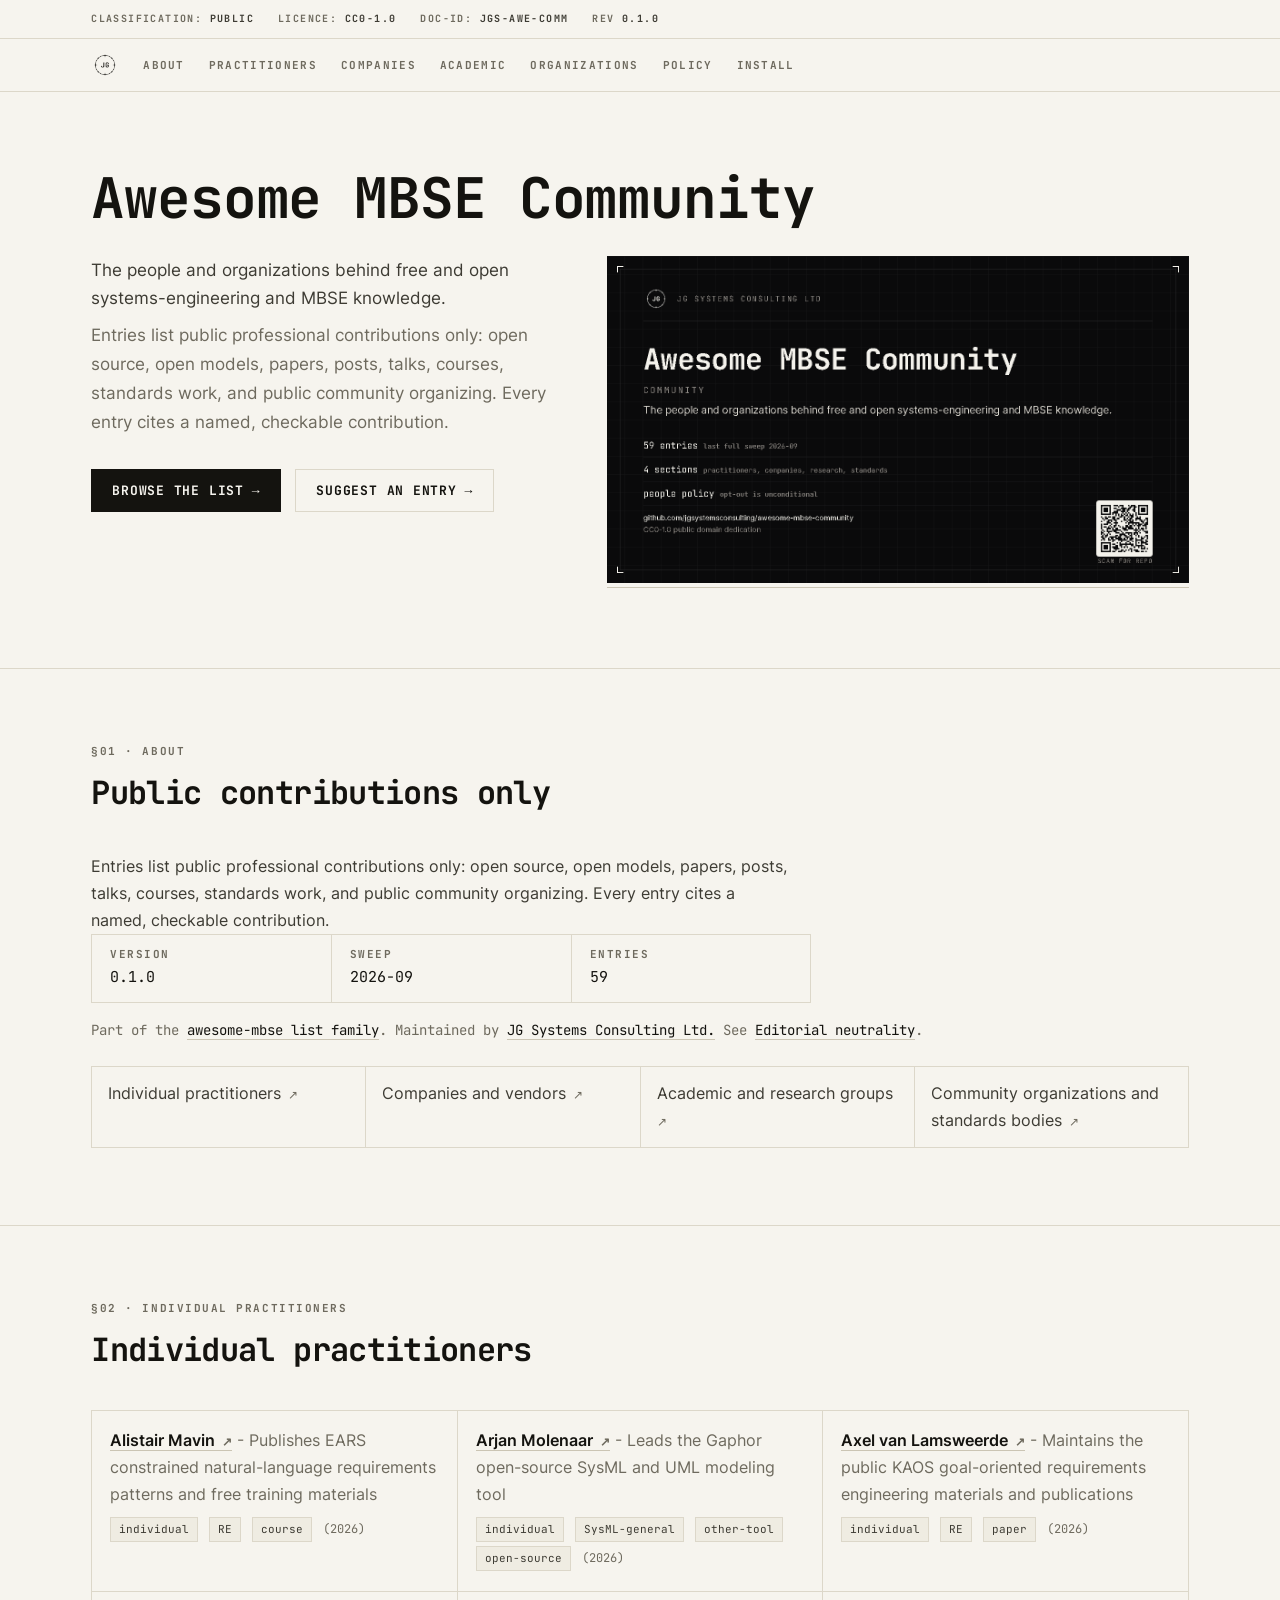
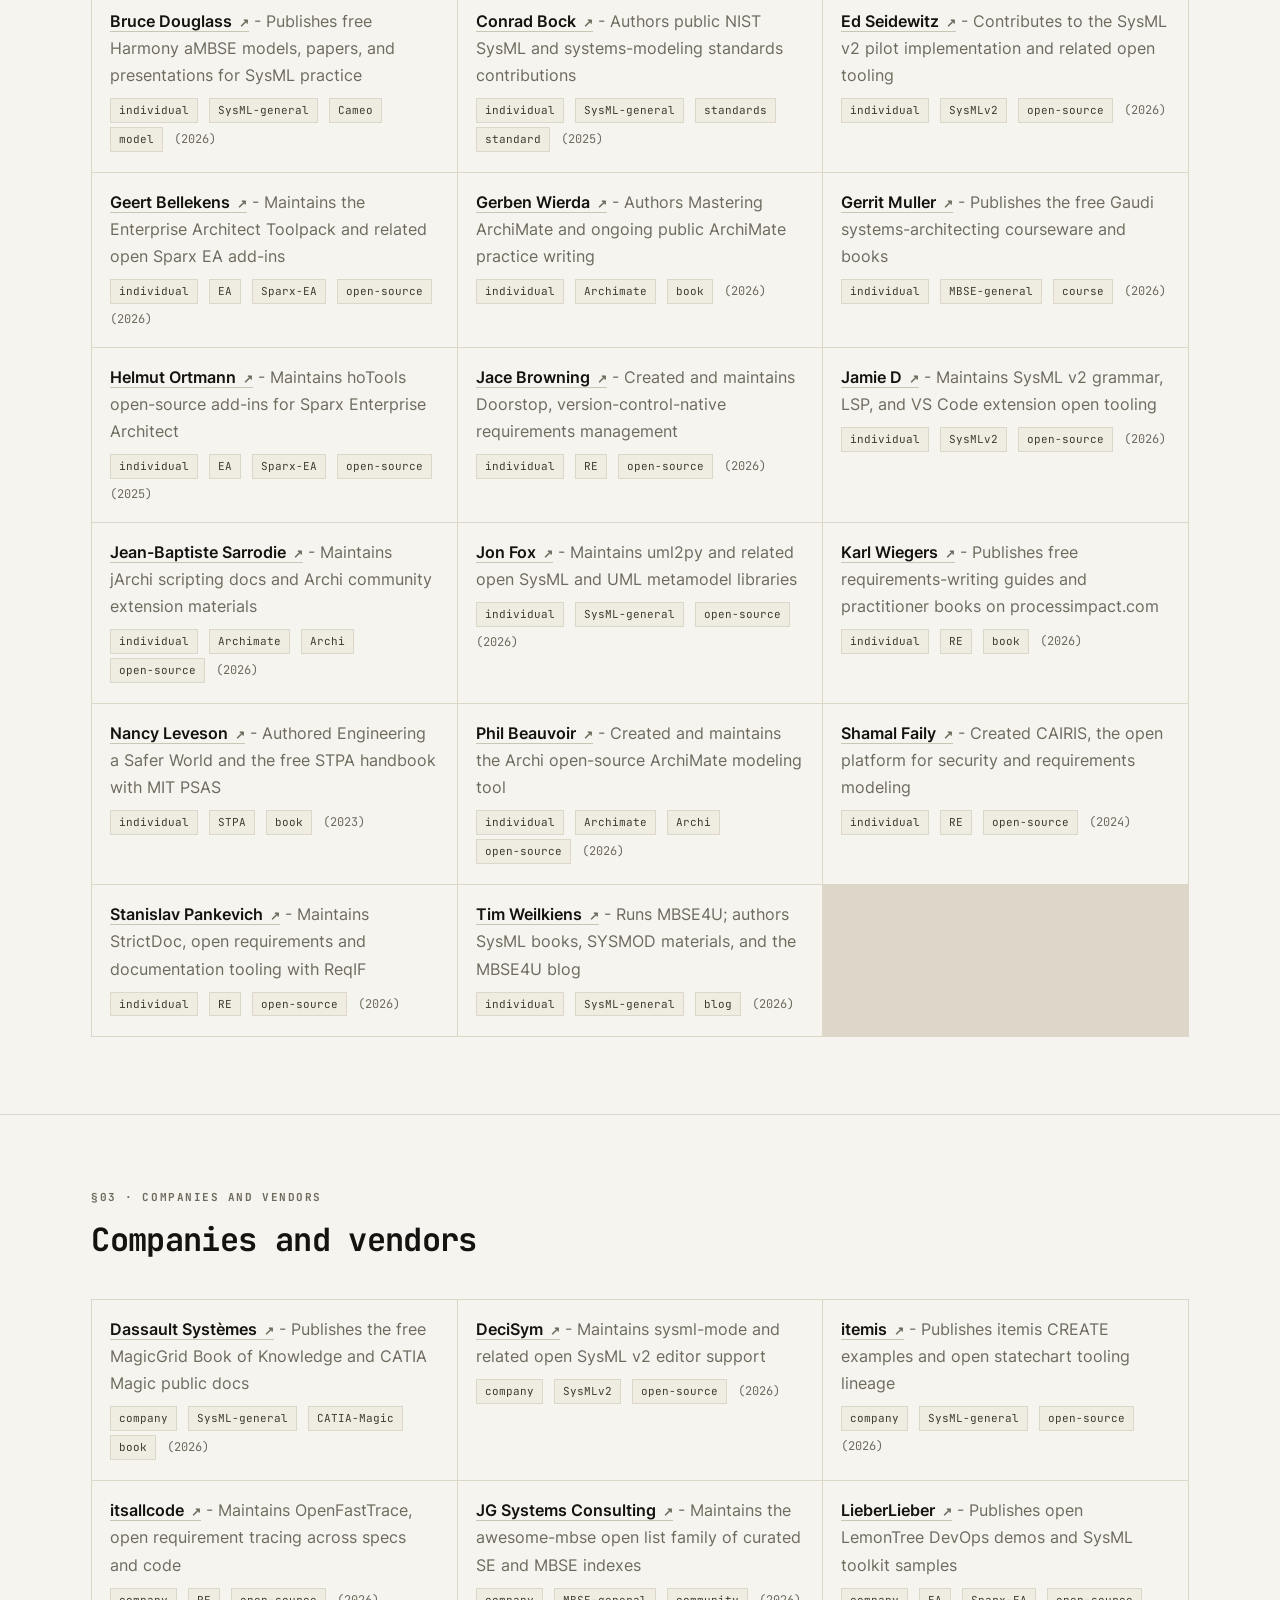
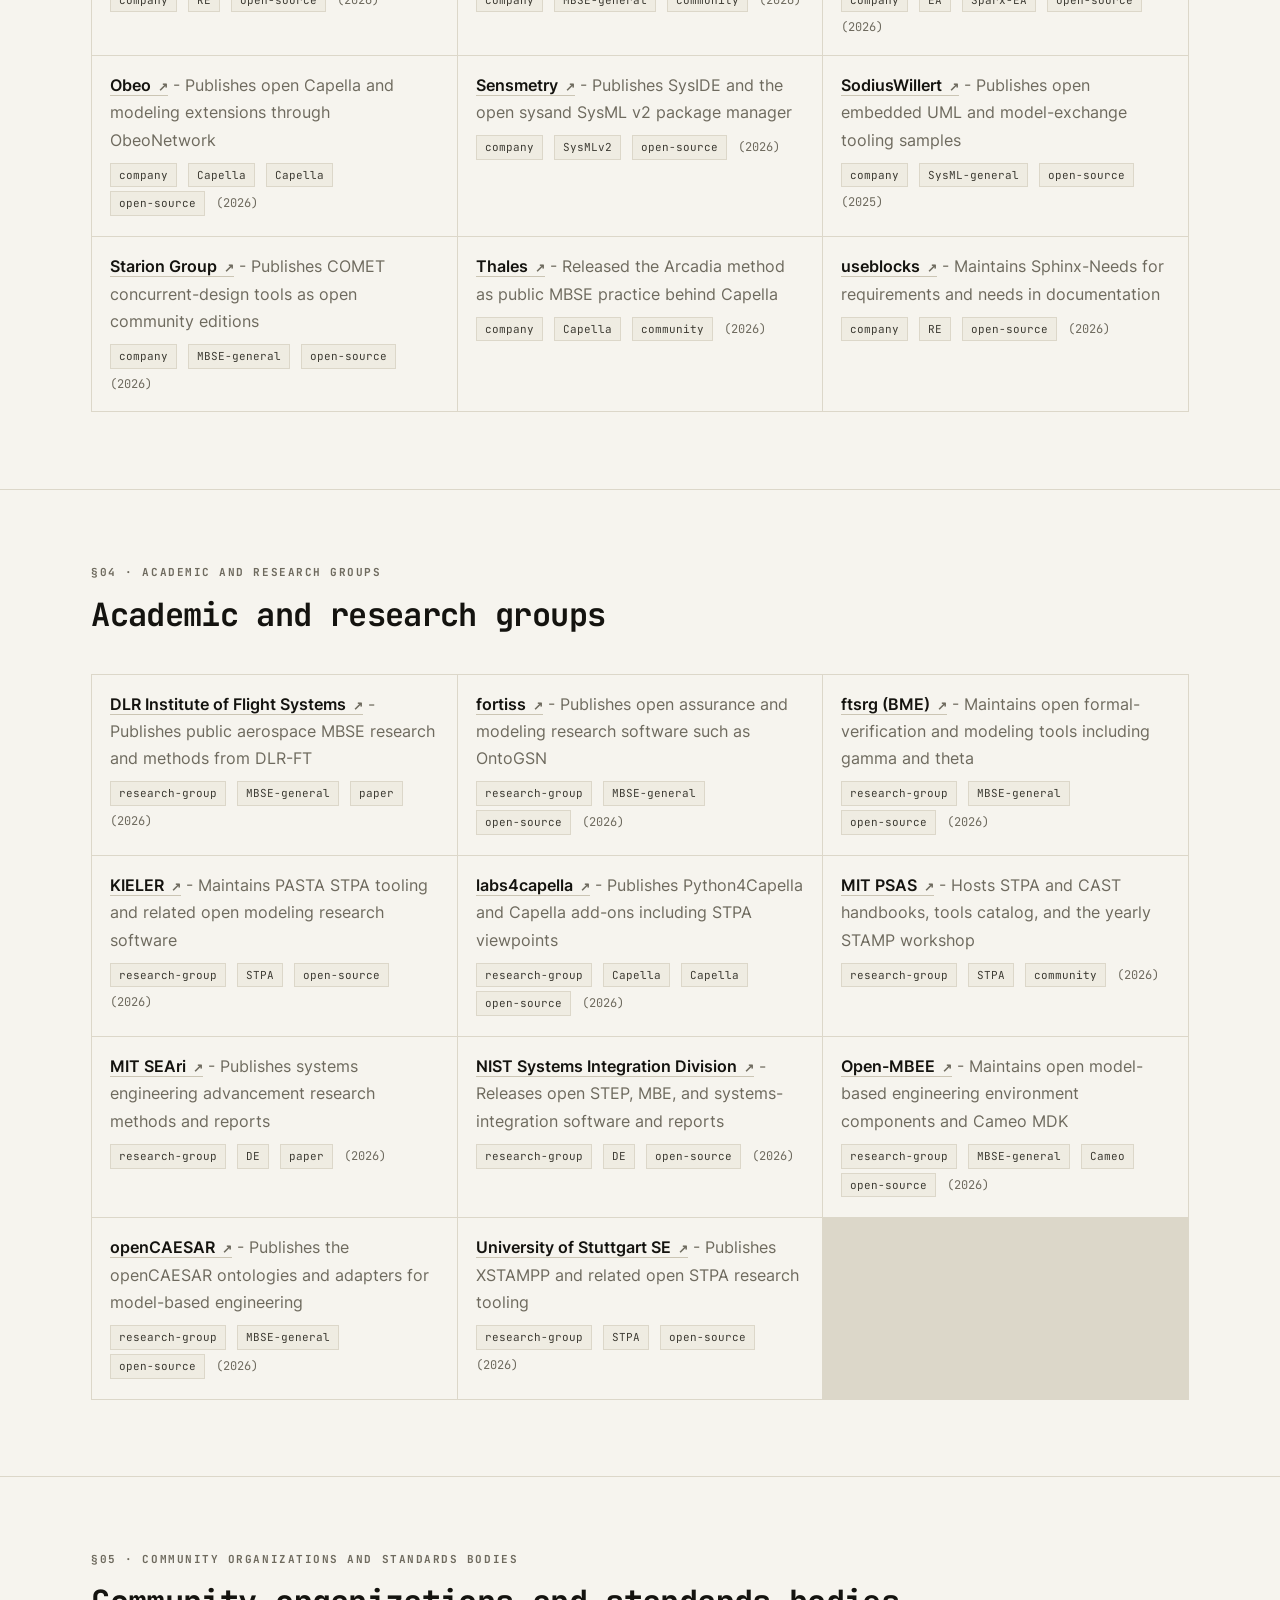
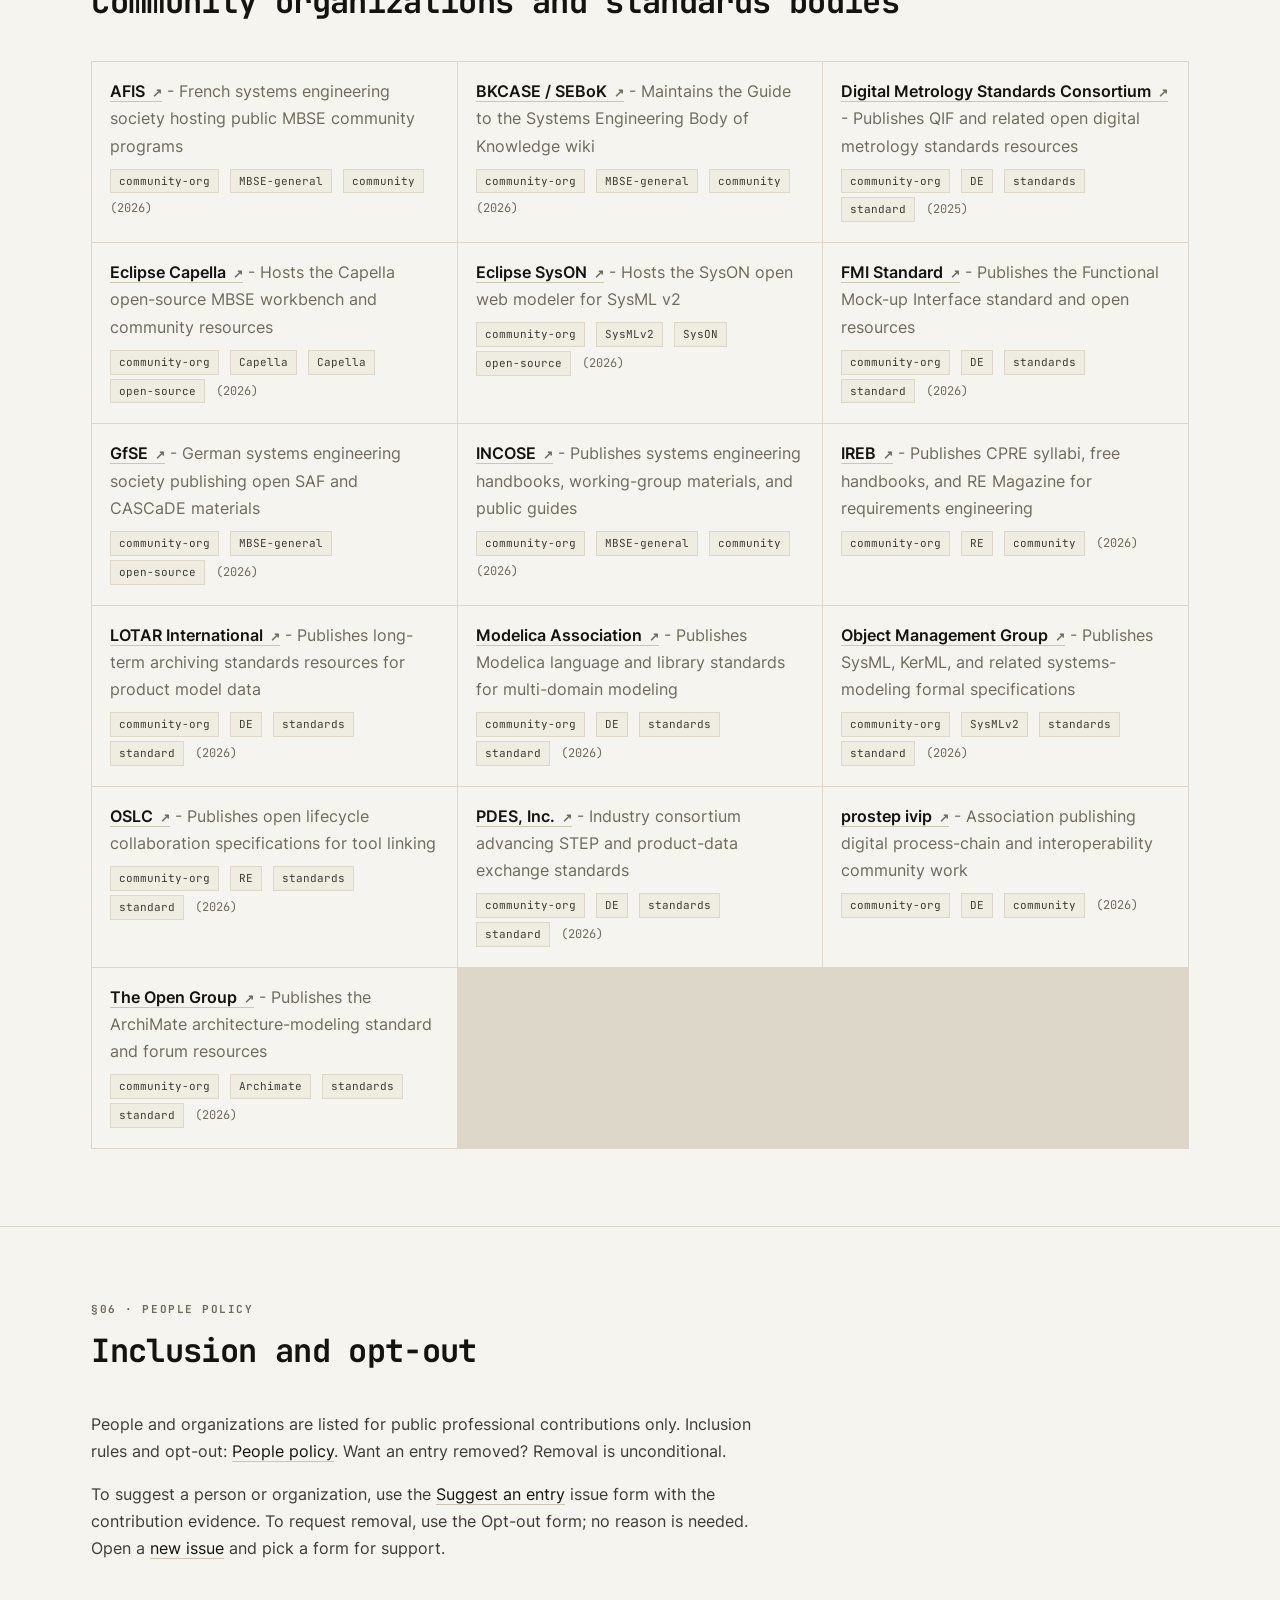
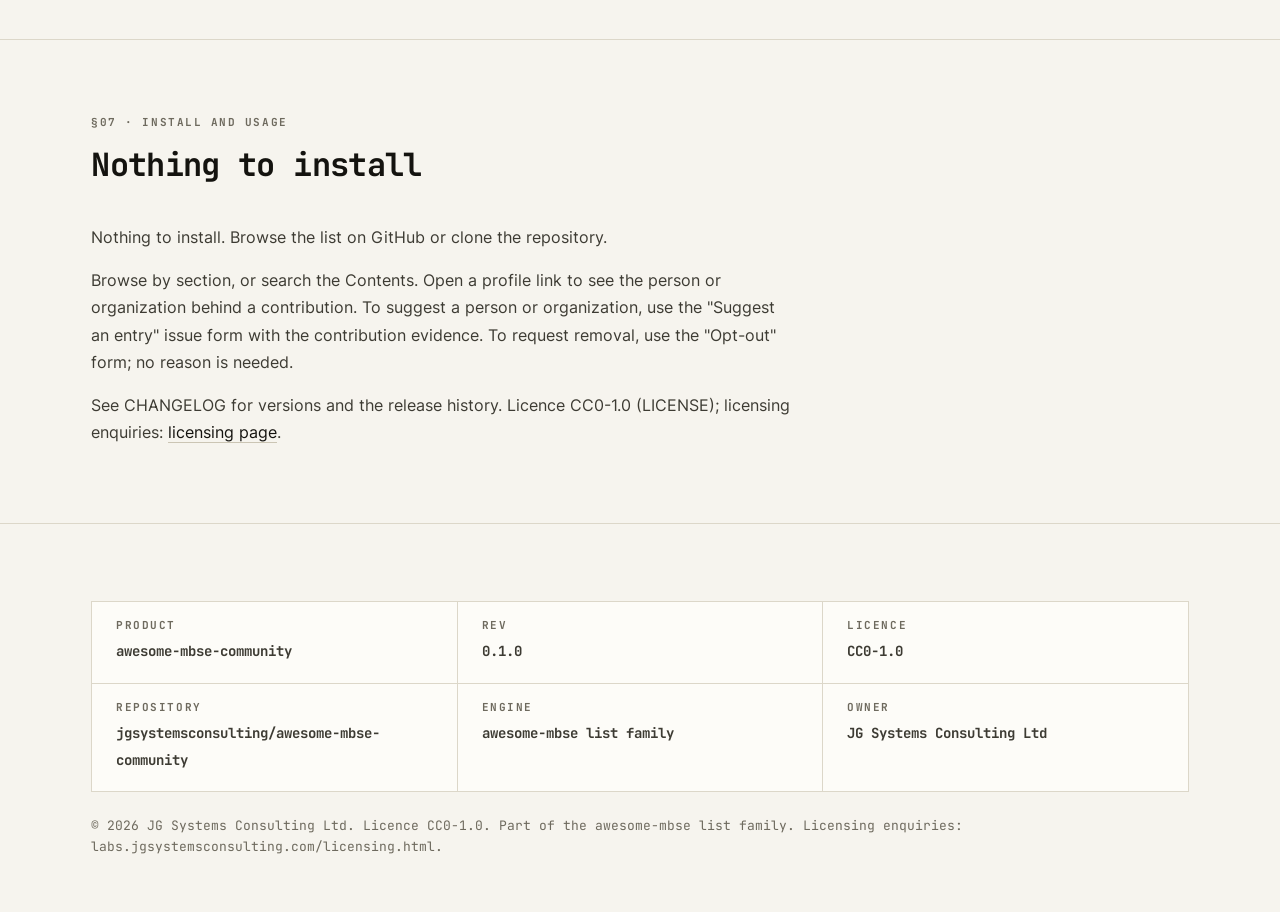
<file: docs/index.html>
<!doctype html>
<!-- Copyright (c) 2026 JG Systems Consulting Ltd. See LICENSE. -->
<!-- SPDX-License-Identifier: MIT -->
<html lang="en">
<head>
<meta charset="utf-8">
<meta name="viewport" content="width=device-width, initial-scale=1">
<meta name="color-scheme" content="dark">
<title>Awesome MBSE Community: the people behind open systems-engineering knowledge</title>
<meta name="description" content="The people and organizations behind free and open systems-engineering and MBSE knowledge.">
<link rel="canonical" href="https://jgsystemsconsulting.github.io/awesome-mbse-community/">
<link rel="icon" href="favicon.ico" sizes="48x48">
<link rel="icon" type="image/png" sizes="32x32" href="favicon-32x32.png">
<link rel="apple-touch-icon" sizes="180x180" href="apple-touch-icon.png">
<link rel="stylesheet" href="site.css?v=20260925b">

<meta property="og:type" content="website">
<meta property="og:url" content="https://jgsystemsconsulting.github.io/awesome-mbse-community/">
<meta property="og:title" content="Awesome MBSE Community">
<meta property="og:description" content="The people and organizations behind free and open systems-engineering and MBSE knowledge.">
<meta property="og:image" content="https://jgsystemsconsulting.github.io/awesome-mbse-community/title-card.png">
<meta property="og:image:width" content="1280">
<meta property="og:image:height" content="720">
<meta name="twitter:card" content="summary_large_image">
<meta name="twitter:title" content="Awesome MBSE Community">
<meta name="twitter:description" content="The people and organizations behind free and open systems-engineering and MBSE knowledge.">
<meta name="twitter:image" content="https://jgsystemsconsulting.github.io/awesome-mbse-community/title-card.png">
<script type="application/ld+json">
{"@context":"https://schema.org","@type":"SoftwareApplication","name":"Awesome MBSE Community","applicationCategory":"DeveloperApplication","operatingSystem":"Any","softwareVersion":"0.1.0","license":"https://github.com/jgsystemsconsulting/awesome-mbse-community/blob/main/LICENSE","url":"https://jgsystemsconsulting.github.io/awesome-mbse-community/","codeRepository":"https://github.com/jgsystemsconsulting/awesome-mbse-community","author":{"@type":"Organization","name":"JG Systems Consulting Ltd"}}
</script>
</head>
<body>

<header class="masthead"><div class="wrap">
  <span>CLASSIFICATION: <b>PUBLIC</b></span>
  <span>LICENCE: <b>CC0-1.0</b></span>
  <span>DOC-ID: <b>JGS-AWE-COMM</b></span>
  <span>REV <b>0.1.0</b></span>
</div></header>

<nav class="site" aria-label="Site"><div class="wrap">
  <a class="brand" href="index.html" aria-label="JG Systems Consulting home"><img src="images/jgs-emblem.png" alt="" width="28" height="28"></a>
      <a href="#about">About</a>
    <a href="#individual-practitioners">Practitioners</a>
    <a href="#companies-and-vendors">Companies</a>
    <a href="#academic-and-research-groups">Academic</a>
    <a href="#community-organizations-and-standards-bodies">Organizations</a>
    <a href="#people-policy">Policy</a>
    <a href="#install-usage">Install</a>
</nav>

<main>
<div class="hero"><div class="wrap">
  <h1>Awesome MBSE Community</h1>
  <div class="hero-grid">
  <div class="hero-copy">
    <p>The people and organizations behind free and open systems-engineering and MBSE knowledge.</p>
  <p class="sub">Entries list public professional contributions only: open source, open models, papers, posts, talks, courses, standards work, and public community organizing. Every entry cites a named, checkable contribution.</p>
    <div class="cta"><a class="btn btn-primary" href="https://github.com/jgsystemsconsulting/awesome-mbse-community#readme">Browse the list <span aria-hidden="true">&rarr;</span></a>
    <a class="btn btn-ghost" href="https://github.com/jgsystemsconsulting/awesome-mbse-community/issues/new?template=suggest-entry.yml">Suggest an entry <span aria-hidden="true">&rarr;</span></a></div>
  </div>
  <div class="hero-media">
    <a href="https://github.com/jgsystemsconsulting/awesome-mbse-community" aria-label="Awesome MBSE Community on GitHub">
      <img src="title-card.png?v=5" alt="Awesome MBSE Community overview card" width="1280" height="720">
    </a>
  </div>
  </div>
</div></div>

<section id="about"><div class="wrap">
  <div class="shead"><span class="label">&sect;01 &middot; About</span><h2>Public contributions only</h2></div>
  <p class="lead">Entries list public professional contributions only: open source, open models, papers, posts, talks, courses, standards work, and public community organizing. Every entry cites a named, checkable contribution.</p>
  <dl class="chips">
    <div class="chip"><dt>version</dt><dd>0.1.0</dd></div>
    <div class="chip"><dt>sweep</dt><dd>2026-09</dd></div>
    <div class="chip"><dt>entries</dt><dd>59</dd></div>
  </dl>
  <p class="family">Part of the <a href="https://github.com/jgsystemsconsulting/awesome-mbse/blob/main/FAMILY.md">awesome-mbse list family</a>. Maintained by <a href="https://github.com/jgsystemsconsulting/awesome-mbse">JG Systems Consulting Ltd.</a> See <a href="https://github.com/jgsystemsconsulting/awesome-mbse-community/blob/main/CONTRIBUTING.md#editorial-neutrality">Editorial neutrality</a>.</p>
  <ul class="section-index">
    <li><a href="#individual-practitioners">Individual practitioners</a></li>
    <li><a href="#companies-and-vendors">Companies and vendors</a></li>
    <li><a href="#academic-and-research-groups">Academic and research groups</a></li>
    <li><a href="#community-organizations-and-standards-bodies">Community organizations and standards bodies</a></li>
  </ul>
</div></section>

<section id="individual-practitioners"><div class="wrap">
  <div class="shead"><span class="label">&sect;02 &middot; Individual practitioners</span><h2>Individual practitioners</h2></div>
  <ul class="entry-list">
<li><a href="https://alistairmavin.com/">Alistair Mavin</a> - Publishes EARS constrained natural-language requirements patterns and free training materials<span class="tags"><code>individual</code> <code>RE</code> <code>course</code> (2026)</span></li>
<li><a href="https://github.com/amolenaar">Arjan Molenaar</a> - Leads the Gaphor open-source SysML and UML modeling tool<span class="tags"><code>individual</code> <code>SysML-general</code> <code>other-tool</code> <code>open-source</code> (2026)</span></li>
<li><a href="https://webperso.info.ucl.ac.be/~avl/">Axel van Lamsweerde</a> - Maintains the public KAOS goal-oriented requirements engineering materials and publications<span class="tags"><code>individual</code> <code>RE</code> <code>paper</code> (2026)</span></li>
<li><a href="https://www.bruce-douglass.com/">Bruce Douglass</a> - Publishes free Harmony aMBSE models, papers, and presentations for SysML practice<span class="tags"><code>individual</code> <code>SysML-general</code> <code>Cameo</code> <code>model</code> (2026)</span></li>
<li><a href="https://www.nist.gov/people/conrad-bock">Conrad Bock</a> - Authors public NIST SysML and systems-modeling standards contributions<span class="tags"><code>individual</code> <code>SysML-general</code> <code>standards</code> <code>standard</code> (2025)</span></li>
<li><a href="https://github.com/seidewitz">Ed Seidewitz</a> - Contributes to the SysML v2 pilot implementation and related open tooling<span class="tags"><code>individual</code> <code>SysMLv2</code> <code>open-source</code> (2026)</span></li>
<li><a href="https://github.com/GeertBellekens">Geert Bellekens</a> - Maintains the Enterprise Architect Toolpack and related open Sparx EA add-ins<span class="tags"><code>individual</code> <code>EA</code> <code>Sparx-EA</code> <code>open-source</code> (2026)</span></li>
<li><a href="https://masteringarchimate.com/">Gerben Wierda</a> - Authors Mastering ArchiMate and ongoing public ArchiMate practice writing<span class="tags"><code>individual</code> <code>Archimate</code> <code>book</code> (2026)</span></li>
<li><a href="https://gaudisite.nl/">Gerrit Muller</a> - Publishes the free Gaudi systems-architecting courseware and books<span class="tags"><code>individual</code> <code>MBSE-general</code> <code>course</code> (2026)</span></li>
<li><a href="https://github.com/Helmut-Ortmann">Helmut Ortmann</a> - Maintains hoTools open-source add-ins for Sparx Enterprise Architect<span class="tags"><code>individual</code> <code>EA</code> <code>Sparx-EA</code> <code>open-source</code> (2025)</span></li>
<li><a href="https://github.com/jacebrowning">Jace Browning</a> - Created and maintains Doorstop, version-control-native requirements management<span class="tags"><code>individual</code> <code>RE</code> <code>open-source</code> (2026)</span></li>
<li><a href="https://github.com/daltskin">Jamie D</a> - Maintains SysML v2 grammar, LSP, and VS Code extension open tooling<span class="tags"><code>individual</code> <code>SysMLv2</code> <code>open-source</code> (2026)</span></li>
<li><a href="https://github.com/jbsarrodie">Jean-Baptiste Sarrodie</a> - Maintains jArchi scripting docs and Archi community extension materials<span class="tags"><code>individual</code> <code>Archimate</code> <code>Archi</code> <code>open-source</code> (2026)</span></li>
<li><a href="https://github.com/mycr0ft">Jon Fox</a> - Maintains uml2py and related open SysML and UML metamodel libraries<span class="tags"><code>individual</code> <code>SysML-general</code> <code>open-source</code> (2026)</span></li>
<li><a href="https://processimpact.com/">Karl Wiegers</a> - Publishes free requirements-writing guides and practitioner books on processimpact.com<span class="tags"><code>individual</code> <code>RE</code> <code>book</code> (2026)</span></li>
<li><a href="https://en.wikipedia.org/wiki/Nancy_Leveson">Nancy Leveson</a> - Authored Engineering a Safer World and the free STPA handbook with MIT PSAS<span class="tags"><code>individual</code> <code>STPA</code> <code>book</code> (2023)</span></li>
<li><a href="https://github.com/Phillipus">Phil Beauvoir</a> - Created and maintains the Archi open-source ArchiMate modeling tool<span class="tags"><code>individual</code> <code>Archimate</code> <code>Archi</code> <code>open-source</code> (2026)</span></li>
<li><a href="https://github.com/failys">Shamal Faily</a> - Created CAIRIS, the open platform for security and requirements modeling<span class="tags"><code>individual</code> <code>RE</code> <code>open-source</code> (2024)</span></li>
<li><a href="https://github.com/stanislaw">Stanislav Pankevich</a> - Maintains StrictDoc, open requirements and documentation tooling with ReqIF<span class="tags"><code>individual</code> <code>RE</code> <code>open-source</code> (2026)</span></li>
<li><a href="https://mbse4u.com/">Tim Weilkiens</a> - Runs MBSE4U; authors SysML books, SYSMOD materials, and the MBSE4U blog<span class="tags"><code>individual</code> <code>SysML-general</code> <code>blog</code> (2026)</span></li>
</ul>
</div></section>

<section id="companies-and-vendors"><div class="wrap">
  <div class="shead"><span class="label">&sect;03 &middot; Companies and vendors</span><h2>Companies and vendors</h2></div>
  <ul class="entry-list">
<li><a href="https://www.3ds.com/products/catia/catia-magic">Dassault Systèmes</a> - Publishes the free MagicGrid Book of Knowledge and CATIA Magic public docs<span class="tags"><code>company</code> <code>SysML-general</code> <code>CATIA-Magic</code> <code>book</code> (2026)</span></li>
<li><a href="https://github.com/DeciSym">DeciSym</a> - Maintains sysml-mode and related open SysML v2 editor support<span class="tags"><code>company</code> <code>SysMLv2</code> <code>open-source</code> (2026)</span></li>
<li><a href="https://www.itemis.com/en/products/itemis-create/">itemis</a> - Publishes itemis CREATE examples and open statechart tooling lineage<span class="tags"><code>company</code> <code>SysML-general</code> <code>open-source</code> (2026)</span></li>
<li><a href="https://github.com/itsallcode/openfasttrace">itsallcode</a> - Maintains OpenFastTrace, open requirement tracing across specs and code<span class="tags"><code>company</code> <code>RE</code> <code>open-source</code> (2026)</span></li>
<li><a href="https://github.com/jgsystemsconsulting">JG Systems Consulting</a> - Maintains the awesome-mbse open list family of curated SE and MBSE indexes<span class="tags"><code>company</code> <code>MBSE-general</code> <code>community</code> (2026)</span></li>
<li><a href="https://www.lieberlieber.com/">LieberLieber</a> - Publishes open LemonTree DevOps demos and SysML toolkit samples<span class="tags"><code>company</code> <code>EA</code> <code>Sparx-EA</code> <code>open-source</code> (2026)</span></li>
<li><a href="https://github.com/ObeoNetwork">Obeo</a> - Publishes open Capella and modeling extensions through ObeoNetwork<span class="tags"><code>company</code> <code>Capella</code> <code>Capella</code> <code>open-source</code> (2026)</span></li>
<li><a href="https://sensmetry.com/">Sensmetry</a> - Publishes SysIDE and the open sysand SysML v2 package manager<span class="tags"><code>company</code> <code>SysMLv2</code> <code>open-source</code> (2026)</span></li>
<li><a href="https://www.sodiuswillert.com/">SodiusWillert</a> - Publishes open embedded UML and model-exchange tooling samples<span class="tags"><code>company</code> <code>SysML-general</code> <code>open-source</code> (2025)</span></li>
<li><a href="https://stariongroup.eu/">Starion Group</a> - Publishes COMET concurrent-design tools as open community editions<span class="tags"><code>company</code> <code>MBSE-general</code> <code>open-source</code> (2026)</span></li>
<li><a href="https://www.eclipse.org/capella/arcadia.html">Thales</a> - Released the Arcadia method as public MBSE practice behind Capella<span class="tags"><code>company</code> <code>Capella</code> <code>community</code> (2026)</span></li>
<li><a href="https://useblocks.com/">useblocks</a> - Maintains Sphinx-Needs for requirements and needs in documentation<span class="tags"><code>company</code> <code>RE</code> <code>open-source</code> (2026)</span></li>
</ul>
</div></section>

<section id="academic-and-research-groups"><div class="wrap">
  <div class="shead"><span class="label">&sect;04 &middot; Academic and research groups</span><h2>Academic and research groups</h2></div>
  <ul class="entry-list">
<li><a href="https://www.dlr.de/en/ft">DLR Institute of Flight Systems</a> - Publishes public aerospace MBSE research and methods from DLR-FT<span class="tags"><code>research-group</code> <code>MBSE-general</code> <code>paper</code> (2026)</span></li>
<li><a href="https://www.fortiss.org/">fortiss</a> - Publishes open assurance and modeling research software such as OntoGSN<span class="tags"><code>research-group</code> <code>MBSE-general</code> <code>open-source</code> (2026)</span></li>
<li><a href="https://ftsrg.mit.bme.hu/">ftsrg (BME)</a> - Maintains open formal-verification and modeling tools including gamma and theta<span class="tags"><code>research-group</code> <code>MBSE-general</code> <code>open-source</code> (2026)</span></li>
<li><a href="https://github.com/kieler">KIELER</a> - Maintains PASTA STPA tooling and related open modeling research software<span class="tags"><code>research-group</code> <code>STPA</code> <code>open-source</code> (2026)</span></li>
<li><a href="https://labs4capella.github.io/">labs4capella</a> - Publishes Python4Capella and Capella add-ons including STPA viewpoints<span class="tags"><code>research-group</code> <code>Capella</code> <code>Capella</code> <code>open-source</code> (2026)</span></li>
<li><a href="https://psas.scripts.mit.edu/home/">MIT PSAS</a> - Hosts STPA and CAST handbooks, tools catalog, and the yearly STAMP workshop<span class="tags"><code>research-group</code> <code>STPA</code> <code>community</code> (2026)</span></li>
<li><a href="https://seari.mit.edu/">MIT SEAri</a> - Publishes systems engineering advancement research methods and reports<span class="tags"><code>research-group</code> <code>DE</code> <code>paper</code> (2026)</span></li>
<li><a href="https://www.nist.gov/el/systems-integration-division">NIST Systems Integration Division</a> - Releases open STEP, MBE, and systems-integration software and reports<span class="tags"><code>research-group</code> <code>DE</code> <code>open-source</code> (2026)</span></li>
<li><a href="https://www.openmbee.org/">Open-MBEE</a> - Maintains open model-based engineering environment components and Cameo MDK<span class="tags"><code>research-group</code> <code>MBSE-general</code> <code>Cameo</code> <code>open-source</code> (2026)</span></li>
<li><a href="https://opencaesar.github.io/">openCAESAR</a> - Publishes the openCAESAR ontologies and adapters for model-based engineering<span class="tags"><code>research-group</code> <code>MBSE-general</code> <code>open-source</code> (2026)</span></li>
<li><a href="https://github.com/SE-Stuttgart">University of Stuttgart SE</a> - Publishes XSTAMPP and related open STPA research tooling<span class="tags"><code>research-group</code> <code>STPA</code> <code>open-source</code> (2026)</span></li>
</ul>
</div></section>

<section id="community-organizations-and-standards-bodies"><div class="wrap">
  <div class="shead"><span class="label">&sect;05 &middot; Community organizations and standards bodies</span><h2>Community organizations and standards bodies</h2></div>
  <ul class="entry-list">
<li><a href="https://www.afis.fr/">AFIS</a> - French systems engineering society hosting public MBSE community programs<span class="tags"><code>community-org</code> <code>MBSE-general</code> <code>community</code> (2026)</span></li>
<li><a href="https://sebokwiki.org/">BKCASE / SEBoK</a> - Maintains the Guide to the Systems Engineering Body of Knowledge wiki<span class="tags"><code>community-org</code> <code>MBSE-general</code> <code>community</code> (2026)</span></li>
<li><a href="https://qifstandards.org/">Digital Metrology Standards Consortium</a> - Publishes QIF and related open digital metrology standards resources<span class="tags"><code>community-org</code> <code>DE</code> <code>standards</code> <code>standard</code> (2025)</span></li>
<li><a href="https://www.eclipse.org/capella/">Eclipse Capella</a> - Hosts the Capella open-source MBSE workbench and community resources<span class="tags"><code>community-org</code> <code>Capella</code> <code>Capella</code> <code>open-source</code> (2026)</span></li>
<li><a href="https://mbse-syson.org/">Eclipse SysON</a> - Hosts the SysON open web modeler for SysML v2<span class="tags"><code>community-org</code> <code>SysMLv2</code> <code>SysON</code> <code>open-source</code> (2026)</span></li>
<li><a href="https://fmi-standard.org/">FMI Standard</a> - Publishes the Functional Mock-up Interface standard and open resources<span class="tags"><code>community-org</code> <code>DE</code> <code>standards</code> <code>standard</code> (2026)</span></li>
<li><a href="https://gfse.org/">GfSE</a> - German systems engineering society publishing open SAF and CASCaDE materials<span class="tags"><code>community-org</code> <code>MBSE-general</code> <code>open-source</code> (2026)</span></li>
<li><a href="https://www.incose.org/">INCOSE</a> - Publishes systems engineering handbooks, working-group materials, and public guides<span class="tags"><code>community-org</code> <code>MBSE-general</code> <code>community</code> (2026)</span></li>
<li><a href="https://www.ireb.org/">IREB</a> - Publishes CPRE syllabi, free handbooks, and RE Magazine for requirements engineering<span class="tags"><code>community-org</code> <code>RE</code> <code>community</code> (2026)</span></li>
<li><a href="https://lotar-international.org/">LOTAR International</a> - Publishes long-term archiving standards resources for product model data<span class="tags"><code>community-org</code> <code>DE</code> <code>standards</code> <code>standard</code> (2026)</span></li>
<li><a href="https://modelica.org/">Modelica Association</a> - Publishes Modelica language and library standards for multi-domain modeling<span class="tags"><code>community-org</code> <code>DE</code> <code>standards</code> <code>standard</code> (2026)</span></li>
<li><a href="https://www.omg.org/">Object Management Group</a> - Publishes SysML, KerML, and related systems-modeling formal specifications<span class="tags"><code>community-org</code> <code>SysMLv2</code> <code>standards</code> <code>standard</code> (2026)</span></li>
<li><a href="https://open-services.net/">OSLC</a> - Publishes open lifecycle collaboration specifications for tool linking<span class="tags"><code>community-org</code> <code>RE</code> <code>standards</code> <code>standard</code> (2026)</span></li>
<li><a href="https://pdesinc.org/">PDES, Inc.</a> - Industry consortium advancing STEP and product-data exchange standards<span class="tags"><code>community-org</code> <code>DE</code> <code>standards</code> <code>standard</code> (2026)</span></li>
<li><a href="https://www.prostep-ivip.org/">prostep ivip</a> - Association publishing digital process-chain and interoperability community work<span class="tags"><code>community-org</code> <code>DE</code> <code>community</code> (2026)</span></li>
<li><a href="https://www.opengroup.org/archimate-forum/archimate-overview">The Open Group</a> - Publishes the ArchiMate architecture-modeling standard and forum resources<span class="tags"><code>community-org</code> <code>Archimate</code> <code>standards</code> <code>standard</code> (2026)</span></li>
</ul>
</div></section>

<section id="people-policy"><div class="wrap">
  <div class="shead"><span class="label">&sect;06 &middot; People policy</span><h2>Inclusion and opt-out</h2></div>
  <p class="lead">People and organizations are listed for public professional contributions only. Inclusion rules and opt-out: <a href="https://github.com/jgsystemsconsulting/awesome-mbse-community/blob/main/CONTRIBUTING.md#people-policy">People policy</a>. Want an entry removed? Removal is unconditional.</p>
<p class="lead" style="margin-top:1rem">To suggest a person or organization, use the <a href="https://github.com/jgsystemsconsulting/awesome-mbse-community/issues/new?template=suggest-entry.yml">Suggest an entry</a> issue form with the contribution evidence. To request removal, use the Opt-out form; no reason is needed. Open a <a href="https://github.com/jgsystemsconsulting/awesome-mbse-community/issues/new/choose">new issue</a> and pick a form for support.</p>
</div></section>

<section id="install-usage"><div class="wrap">
  <div class="shead"><span class="label">&sect;07 &middot; Install and usage</span><h2>Nothing to install</h2></div>
  <p class="lead">Nothing to install. Browse the list on GitHub or clone the repository.</p>
<p class="lead" style="margin-top:1rem">Browse by section, or search the Contents. Open a profile link to see the person or organization behind a contribution. To suggest a person or organization, use the "Suggest an entry" issue form with the contribution evidence. To request removal, use the "Opt-out" form; no reason is needed.</p>
<p class="lead" style="margin-top:1rem">See CHANGELOG for versions and the release history. Licence CC0-1.0 (LICENSE); licensing enquiries: <a href="https://labs.jgsystemsconsulting.com/licensing.html">licensing page</a>.</p>
</div></section>

</main>
<footer><div class="wrap">
  <div class="tblock">
      <div class="tcell"><span class="tl">Product</span><b>awesome-mbse-community</b></div>
    <div class="tcell"><span class="tl">Rev</span><b>0.1.0</b></div>
    <div class="tcell"><span class="tl">Licence</span><b>CC0-1.0</b></div>
    <div class="tcell"><span class="tl">Repository</span><b>jgsystemsconsulting/awesome-mbse-community</b></div>
    <div class="tcell"><span class="tl">Engine</span><b>awesome-mbse list family</b></div>
    <div class="tcell"><span class="tl">Owner</span><b>JG Systems Consulting Ltd</b></div>
  </div>
  <p class="fnote">© 2026 JG Systems Consulting Ltd. Licence CC0-1.0. Part of the awesome-mbse list family. Licensing enquiries: labs.jgsystemsconsulting.com/licensing.html.</p>
</div></footer>

</body>
</html>
</file>
<file: docs/site.css>
/* JGSC landing-site shell - LIGHT theme. Identical rules to site.css; only the :root token values are inverted (paper ground, ink text). The title-card PNG stays dark by design: a dark branded panel on the light page. Regenerate from site.css on token changes. */
/* SPDX-License-Identifier: MIT */
@font-face{font-family:'JetBrains Mono';font-weight:400;font-style:normal;font-display:swap;src:url('fonts/jetbrains-mono-400.woff2') format('woff2');}
@font-face{font-family:'JetBrains Mono';font-weight:700;font-style:normal;font-display:swap;src:url('fonts/jetbrains-mono-700.woff2') format('woff2');}
@font-face{font-family:'Inter';font-weight:400;font-style:normal;font-display:swap;src:url('fonts/inter-400.woff2') format('woff2');}
@font-face{font-family:'Inter';font-weight:600;font-style:normal;font-display:swap;src:url('fonts/inter-600.woff2') format('woff2');}
:root{
  --ink:#f6f4ee; --ink-2:#fdfcf8; --ink-3:#efece2; --ink-4:#e5e1d3;
  --line:#dcd7c9; --line-2:#cbc5b4;
  --mute:#6e6a5e; --mute-2:#6e6a5e;
  --text:#3d3b33; --text-hi:#14130f;
  --paper:#14130f; --paper-ink:#f6f4ee;
  --mono:'JetBrains Mono',ui-monospace,'SFMono-Regular',Menlo,Consolas,monospace;
  --sans:'Inter',ui-sans-serif,system-ui,sans-serif;
  --pad-x:clamp(24px,4vw,80px); --pad-section:clamp(48px,6vw,96px);
}
*{box-sizing:border-box;margin:0;padding:0;}
html{background:var(--ink);}
body{background:var(--ink);color:var(--mute-2);font:400 16px/1.7 var(--sans);-webkit-font-smoothing:antialiased;}
img{max-width:100%;height:auto;}
.wrap{max-width:1200px;margin:0 auto;padding:0 var(--pad-x);}
a{color:var(--text-hi);text-decoration:none;border-bottom:1px solid var(--line-2);}
a:hover{border-color:var(--paper);}
:focus-visible{outline:2px solid var(--paper);outline-offset:2px;}
.label{font:700 .6875rem/1 var(--mono);letter-spacing:.14em;text-transform:uppercase;color:var(--mute);}
h1,h2,h3{color:var(--text-hi);font-family:var(--mono);font-weight:700;letter-spacing:-0.02em;}
.masthead{border-bottom:1px solid var(--line);}
.masthead .wrap{display:flex;flex-wrap:wrap;align-items:center;gap:.75rem 1.5rem;padding-top:14px;padding-bottom:14px;}
.masthead span{font:700 .625rem/1 var(--mono);letter-spacing:.14em;text-transform:uppercase;color:var(--mute);}
.masthead b{color:var(--text);font-weight:700;}
nav.site{border-bottom:1px solid var(--line);}
nav.site .wrap{display:flex;flex-wrap:wrap;align-items:center;gap:.75rem 1.5rem;padding-top:12px;padding-bottom:12px;}
nav.site a{font:700 .6875rem/1 var(--mono);letter-spacing:.12em;text-transform:uppercase;border:0;color:var(--mute-2);}
nav.site a:hover{color:var(--text-hi);}
nav.site .brand{border:0;display:inline-flex;align-items:center;}
nav.site .brand img{display:block;}
.hero{padding:var(--pad-section) 0;border-bottom:1px solid var(--line);}
.hero h1{font-family:var(--mono);font-size:min(5vw,3.5rem);line-height:1.05;margin-bottom:1.75rem;overflow-wrap:anywhere;}
.hero p{max-width:62ch;font-size:1.0625rem;color:var(--text);}
.hero .sub{margin-top:.5rem;color:var(--mute-2);}
.cta{display:flex;flex-wrap:wrap;gap:14px;margin-top:2rem;}
.btn{font:700 .8125rem/1 var(--mono);letter-spacing:.06em;text-transform:uppercase;padding:14px 20px;border:1px solid var(--line);display:inline-flex;gap:.6em;align-items:center;transition:background .15s,border-color .15s,color .15s;}
.btn-primary{background:var(--paper);color:var(--paper-ink);border-color:var(--paper);}
.btn-primary:hover{background:#fff;color:var(--text-hi);}
.btn-ghost{background:transparent;color:var(--text-hi);}
.btn-ghost:hover{border-color:var(--paper);}
section{padding:var(--pad-section) 0;border-bottom:1px solid var(--line);}
.shead{margin-bottom:2rem;}
.shead .label{display:block;margin-bottom:.6rem;}
.shead h2{font-size:clamp(1.4rem,3vw,2rem);}
.lead{max-width:70ch;color:var(--text);}
.grid{display:grid;gap:1px;background:var(--line);border:1px solid var(--line);}
.g3{grid-template-columns:repeat(3,1fr);}
.g2{grid-template-columns:repeat(2,1fr);}
.cell{background:var(--ink-2);padding:24px;}
.cell h3{font-size:.95rem;margin-bottom:.5rem;}
.cell p{font-size:.9375rem;color:var(--mute-2);}
.num{font:700 3rem/1 var(--mono);color:var(--line-2);display:block;margin-bottom:.5rem;}
.cell code{font:400 .8125rem var(--mono);color:var(--text);}
.sheet{background:var(--ink-2);border:1px solid var(--line);padding:24px;overflow:auto;}
.sheet pre{font:400 .875rem/1.7 var(--mono);color:var(--text);white-space:pre;}
.sheet .c{color:var(--mute);}
footer{padding:var(--pad-section) 0;}
.tblock{display:grid;grid-template-columns:repeat(3,1fr);gap:1px;background:var(--line);border:1px solid var(--line);}
.tblock div{background:var(--ink-2);padding:18px 24px;}
.tblock .label{display:block;margin-bottom:.4rem;}
.tblock b{color:var(--text);font:700 .875rem var(--mono);}
.foot-note{margin-top:1.5rem;font:400 .8125rem/1.6 var(--mono);color:var(--mute);}
@media (max-width:860px){
  .g3,.g2,.tblock{grid-template-columns:1fr;}
}
@media (prefers-reduced-motion:reduce){
  *{transition:none!important;animation:none!important;}
}

/* Teaser video figure */
.teaser { max-width: 920px; margin: 2.5rem auto 0; padding: 0 1.5rem; }
.teaser video { display: block; width: 100%; height: auto; border: 1px solid var(--line); border-radius: 8px; background: var(--ink); }
.teaser figcaption { margin-top: .6rem; color: var(--mute); font-size: .85rem; font-family: var(--mono); }

/* Hero two-column with media panel */
.hero-grid{display:grid;grid-template-columns:minmax(0,.9fr) minmax(0,1.1fr);gap:2.5rem;align-items:start;}
.hero-copy p{max-width:none;}
.hero-media figure{margin:0;}
.hero-media video{display:block;width:100%;height:auto;border:1px solid var(--line);border-radius:8px;background:var(--ink);}
.hero-media figcaption{margin-top:.6rem;color:var(--mute-2);font-size:.85rem;font-family:var(--mono);}
@media (max-width:920px){.hero-grid{grid-template-columns:1fr;gap:2rem;}}

/* Footer: tblock grid + cells + note */
.tblock{display:grid;grid-template-columns:repeat(3,1fr);gap:1px;background:var(--line);border:1px solid var(--line);}
.tcell{background:var(--ink-2);padding:18px 24px;}
.tcell .tl{display:block;margin-bottom:.4rem;font:700 .6875rem/1 var(--mono);letter-spacing:.14em;text-transform:uppercase;color:var(--mute);}
.tcell b{color:var(--text);font:700 .875rem var(--mono);}
.fnote{margin-top:1.5rem;font:400 .8125rem/1.6 var(--mono);color:var(--mute);}

/* Aux sections: fact tiles, link tile grids, family note */
.chips{display:grid;grid-template-columns:repeat(auto-fit,minmax(160px,1fr));gap:1px;background:var(--line);border:1px solid var(--line);max-width:720px;margin:0;padding:0;}
.chips .chip{background:var(--ink);padding:14px 18px;}
.chips dt{margin:0 0 .35rem;font:700 .6875rem/1 var(--mono);letter-spacing:.14em;text-transform:uppercase;color:var(--mute);}
.chips dd{margin:0;font:400 .9375rem/1.5 var(--mono);color:var(--text-hi);}
.family{margin-top:1rem;font:400 .875rem/1.6 var(--mono);color:var(--mute-2);}
.section-index,.link-list{list-style:none;margin:1.5rem 0 0;padding:0;display:grid;grid-template-columns:repeat(auto-fit,minmax(230px,1fr));gap:1px;background:var(--line);border:1px solid var(--line);}
.section-index li,.link-list li{background:var(--ink);min-width:0;}
.section-index a,.link-list a{display:block;padding:13px 16px;border:0;color:var(--text);overflow-wrap:anywhere;}
.section-index a::after,.link-list a::after{content:" \2197";font-family:var(--mono);font-size:.75rem;color:var(--mute-2);}
.section-index a:hover,.link-list a:hover{background:var(--ink-3);color:var(--text-hi);}

/* Curated entry cards (inlined entry lists) */
.entry-list{list-style:none;margin:1.5rem 0 0;padding:0;display:grid;grid-template-columns:repeat(auto-fill,minmax(340px,1fr));gap:1px;background:var(--line);border:1px solid var(--line);}
.entry-list li{background:var(--ink);padding:16px 18px;min-width:0;}
.entry-list li>a{font-weight:600;}
.entry-list li>a::after{content:" \2197";font-family:var(--mono);font-size:.75rem;color:var(--mute-2);}
.tags{display:block;margin-top:.55rem;font:400 .75rem/1.9 var(--mono);color:var(--mute);}
.tags code{display:inline-block;padding:1px 8px;margin:0 4px 4px 0;background:var(--ink-3);border:1px solid var(--line);color:var(--text);font-family:var(--mono);font-size:.6875rem;}
</file>
